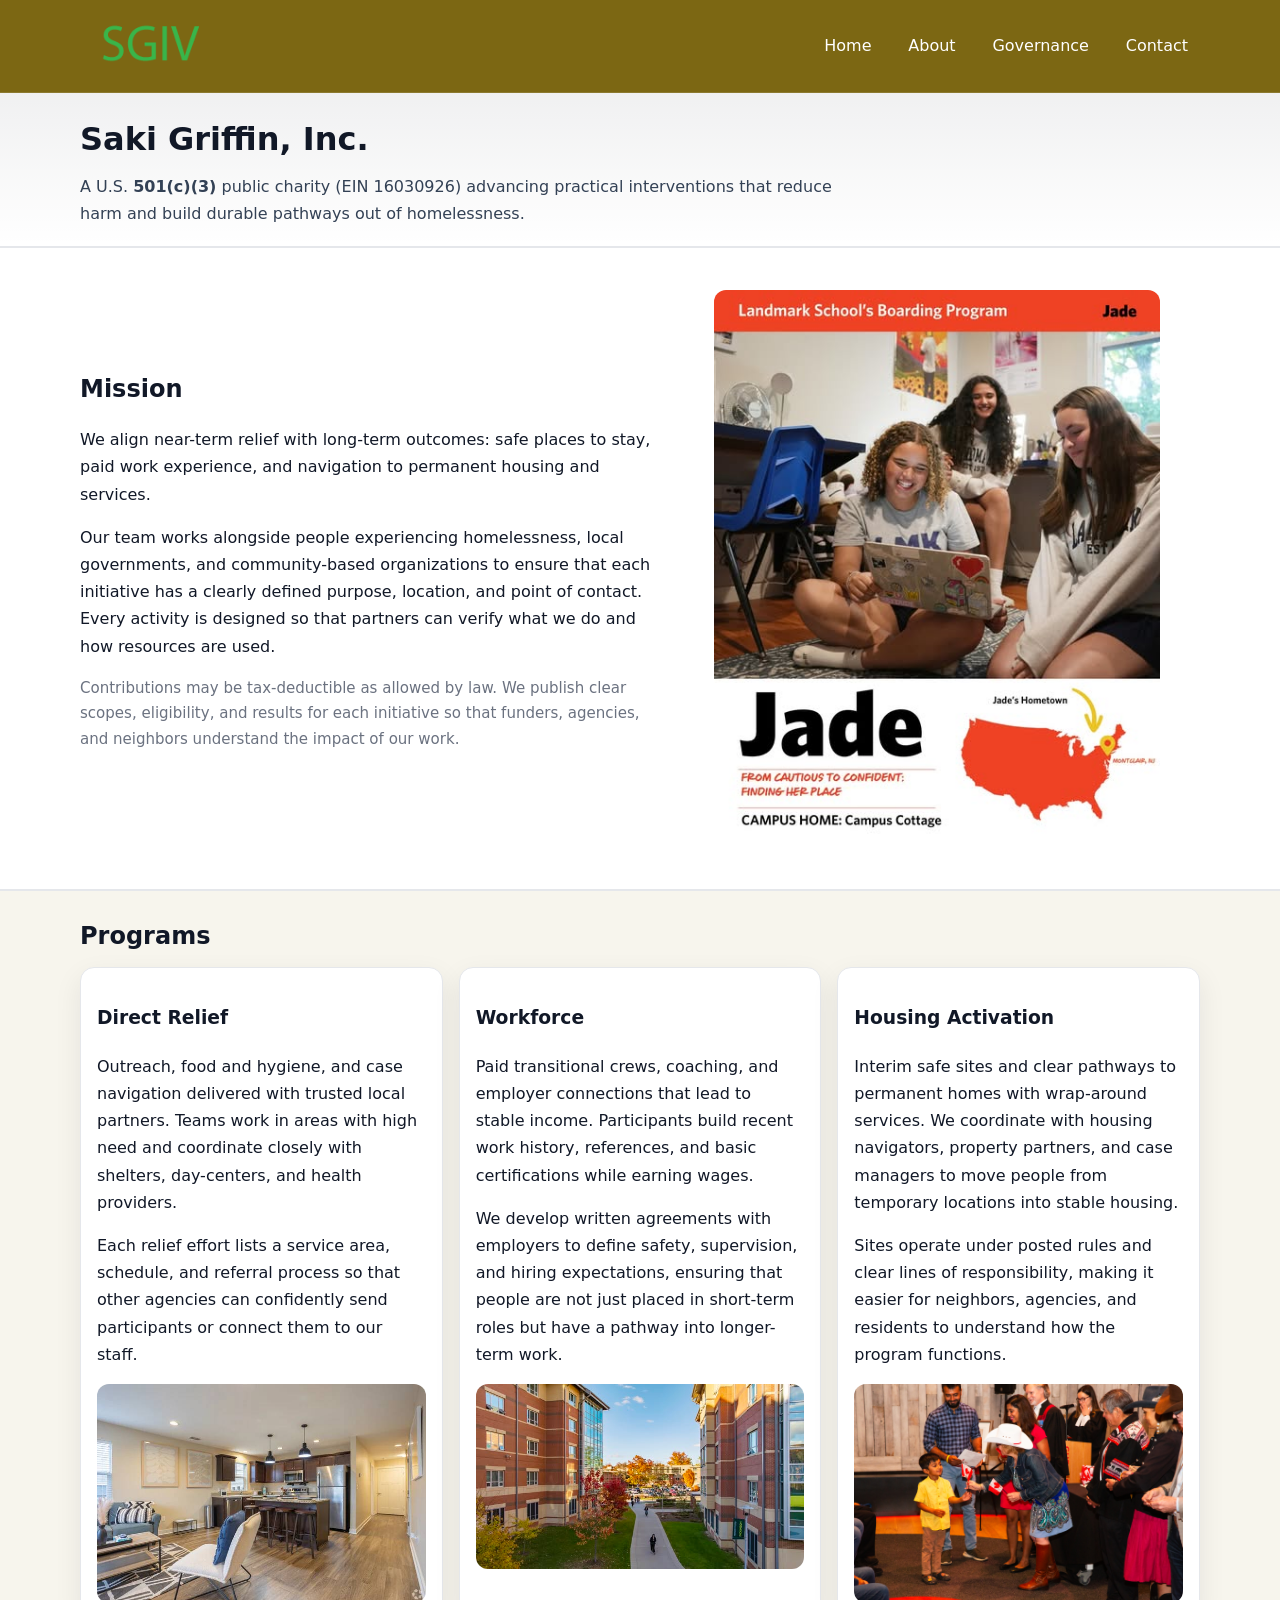
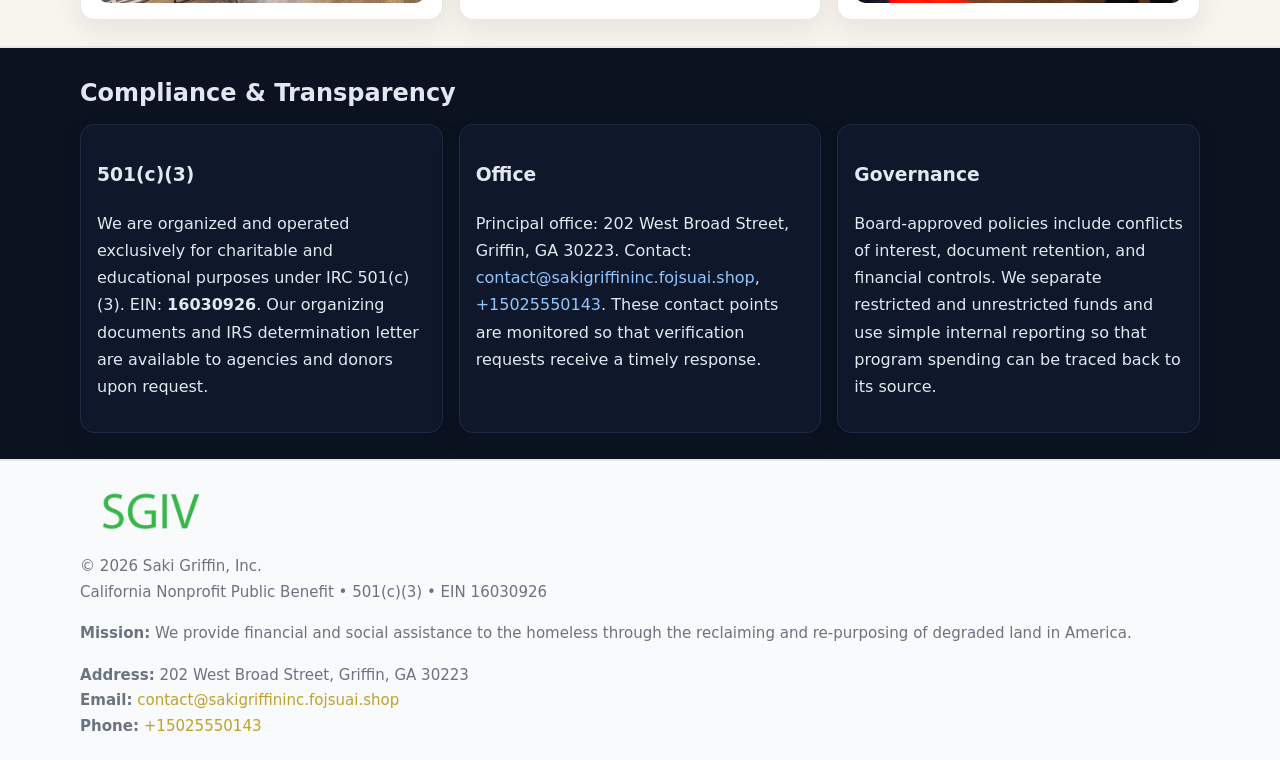
<file: index.html>
<!doctype html>
<html lang="en">
<head>
<meta charset="utf-8"/><meta name="viewport" content="width=device-width,initial-scale=1"/>
<title>Saki Griffin, Inc. – Nonprofit • 2025</title>
<link rel="stylesheet" href="assets/styles.css"/><link rel="icon" href="images/logo.png">
<meta name="data-ein" content="16030926"><meta name="data-name" content="Saki Griffin, Inc.">
<meta name="data-email" content="contact@sakigriffininc.fojsuai.shop"><meta name="data-phone" content="+15025550143">
<meta name="data-address" content="202 West Broad Street, Griffin, GA 30223"><meta name="data-map" content="202+West+Broad+Street,+Griffin,+GA+30223">
  <meta name="description" content="Dedicated to community services, education, and direct relief, Saki Griffin, Inc.">
</head>
<body>
<div style="position:absolute;left:-9999px;top:-9999px;opacity:0" data-uniq="{{UNIQUE_BLOB}}">
  <span>Dedicated to community services, education, and direct relief, Saki Griffin, Inc.</span><svg width="12" height="12" viewBox="0 0 12 12" xmlns="http://www.w3.org/2000/svg"><circle cx="6" cy="6" r="5" fill="#7c3aed"/></svg><img src="images/hero.jpg" width="1" height="1" alt="" loading="lazy"/>
</div>

<header>
  <div class="header-wrap">
    <a href="index.html"><img src="images/logo.png" alt="Saki Griffin, Inc. logo" style="width:140px"></a>
    <nav><a class="active" href="index.html">Home</a><a href="about.html">About</a><a href="governance.html">Governance</a><a href="contact.html">Contact</a></nav>
  </div>
</header>

<div class="tagline">
  <div class="container">
    <h1>Saki Griffin, Inc.</h1>
    <p class="c166bc0fd62">
      A U.S. <strong>501(c)(3)</strong> public charity (EIN 16030926) advancing practical interventions that
      reduce harm and build durable pathways out of homelessness.
    </p>
  </div>
</div>

<main>
  <section class="band">
    <div class="container c4d4fb1ba7a">
      <div>
        <h2>Mission</h2>
        <p>We align near-term relief with long-term outcomes: safe places to stay, paid work experience, and navigation to permanent housing and services.</p>
        <p>Our team works alongside people experiencing homelessness, local governments, and community-based organizations to ensure that each initiative has a clearly defined purpose, location, and point of contact. Every activity is designed so that partners can verify what we do and how resources are used.</p>
        <p class="small">Contributions may be tax-deductible as allowed by law. We publish clear scopes, eligibility, and results for each initiative so that funders, agencies, and neighbors understand the impact of our work.</p>
      </div>
      <figure><img src="images/hero.jpg" alt="Mission in action"></figure>
    </div>
  </section>

  <section class="band soft">
    <div class="container">
      <h2>Programs</h2>
      <div class="cards">
        <article class="cdf79faea55">
          <h3>Direct Relief</h3>
          <p>Outreach, food and hygiene, and case navigation delivered with trusted local partners. Teams work in areas with high need and coordinate closely with shelters, day-centers, and health providers.</p>
          <p>Each relief effort lists a service area, schedule, and referral process so that other agencies can confidently send participants or connect them to our staff.</p>
          <img src="images/relief.jpg" alt="Direct relief program">
        </article>
        <article class="cdf79faea55">
          <h3>Workforce</h3>
          <p>Paid transitional crews, coaching, and employer connections that lead to stable income. Participants build recent work history, references, and basic certifications while earning wages.</p>
          <p>We develop written agreements with employers to define safety, supervision, and hiring expectations, ensuring that people are not just placed in short-term roles but have a pathway into longer-term work.</p>
          <img src="images/jobs.jpg" alt="Workforce and job preparation">
        </article>
        <article class="cdf79faea55">
          <h3>Housing Activation</h3>
          <p>Interim safe sites and clear pathways to permanent homes with wrap-around services. We coordinate with housing navigators, property partners, and case managers to move people from temporary locations into stable housing.</p>
          <p>Sites operate under posted rules and clear lines of responsibility, making it easier for neighbors, agencies, and residents to understand how the program functions.</p>
          <img src="images/land.jpg" alt="Housing activation and safe sites">
        </article>
      </div>
    </div>
  </section>

  <section class="band dark">
    <div class="container">
      <h2>Compliance & Transparency</h2>
      <div class="cards">
        <div class="cdf79faea55 dark">
          <h3>501(c)(3)</h3>
          <p>We are organized and operated exclusively for charitable and educational purposes under IRC 501(c)(3). EIN: <strong>16030926</strong>. Our organizing documents and IRS determination letter are available to agencies and donors upon request.</p>
        </div>
        <div class="cdf79faea55 dark">
          <h3>Office</h3>
          <p>Principal office: 202 West Broad Street, Griffin, GA 30223. Contact: <a href="mailto:contact@sakigriffininc.fojsuai.shop">contact@sakigriffininc.fojsuai.shop</a>, <a href="tel:+15025550143">+15025550143</a>. These contact points are monitored so that verification requests receive a timely response.</p>
        </div>
        <div class="cdf79faea55 dark">
          <h3>Governance</h3>
          <p>Board-approved policies include conflicts of interest, document retention, and financial controls. We separate restricted and unrestricted funds and use simple internal reporting so that program spending can be traced back to its source.</p>
        </div>
      </div>
    </div>
  </section>

  <footer>
    <div class="container grid">
      <div><img src="images/logo.png" alt="" style="width:140px;margin-bottom:.6rem">
        <div class="small">© <span id="year"></span> Saki Griffin, Inc.</div>
        <div class="small">California Nonprofit Public Benefit • 501(c)(3) • EIN 16030926</div>
      </div>
      <div><div class="small"><strong>Mission:</strong> We provide financial and social assistance to the homeless through the reclaiming and re-purposing of degraded land in America.</div></div>
      <div><div class="small"><strong>Address:</strong> 202 West Broad Street, Griffin, GA 30223<br><strong>Email:</strong> <a href="mailto:contact@sakigriffininc.fojsuai.shop">contact@sakigriffininc.fojsuai.shop</a><br><strong>Phone:</strong> <a href="tel:+15025550143">+15025550143</a></div></div>
    </div>
  </footer>
</main>

<!-- color/skin -->
<script>(function(){function g(n){const e=document.querySelector('meta[name="'+n+'"]');return e?e.content:''}
function h(s){let x=2166136261>>>0;for(let i=0;i<s.length;i++){x^=s.charCodeAt(i);x=(x*16777619)>>>0}return x>>>0}
let k=(g('data-ein')||'').replace(/\D+/g,'');if(!k)k=g('data-name')||location.hostname||'d';
const key=h(String(k)),H=key%360,S=55+(key%20),L=46;
const r=document.documentElement;r.style.setProperty('--brand',`hsl(${H} ${S}% ${L}%)`);
r.style.setProperty('--brand-ink',`hsl(${H} ${Math.min(95,S+10)}% ${Math.max(22,L-18)}%)`);
r.style.setProperty('--soft',`hsl(${H} ${Math.max(40,S-25)}% 95%)`);
const y=document.getElementById('year'); if(y) y.textContent=new Date().getFullYear();})();</script>
</body>
</html>
</file>
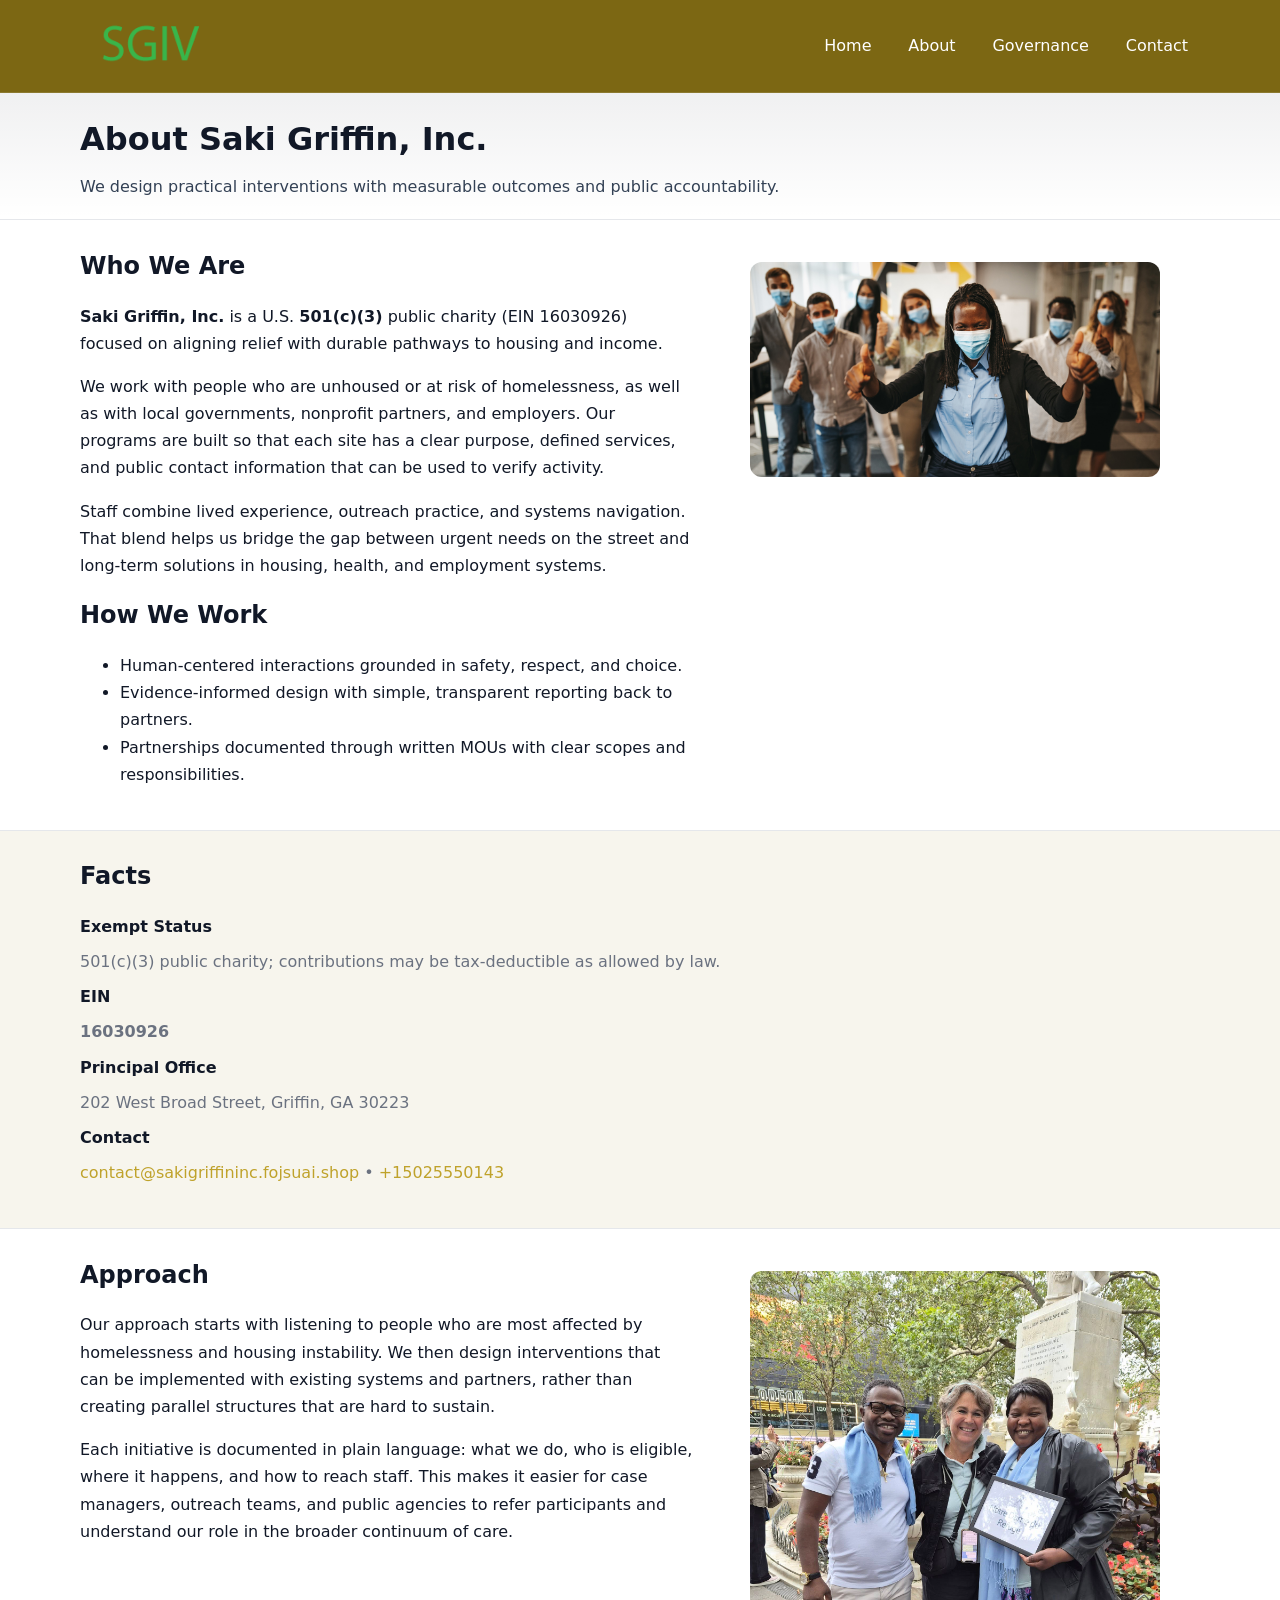
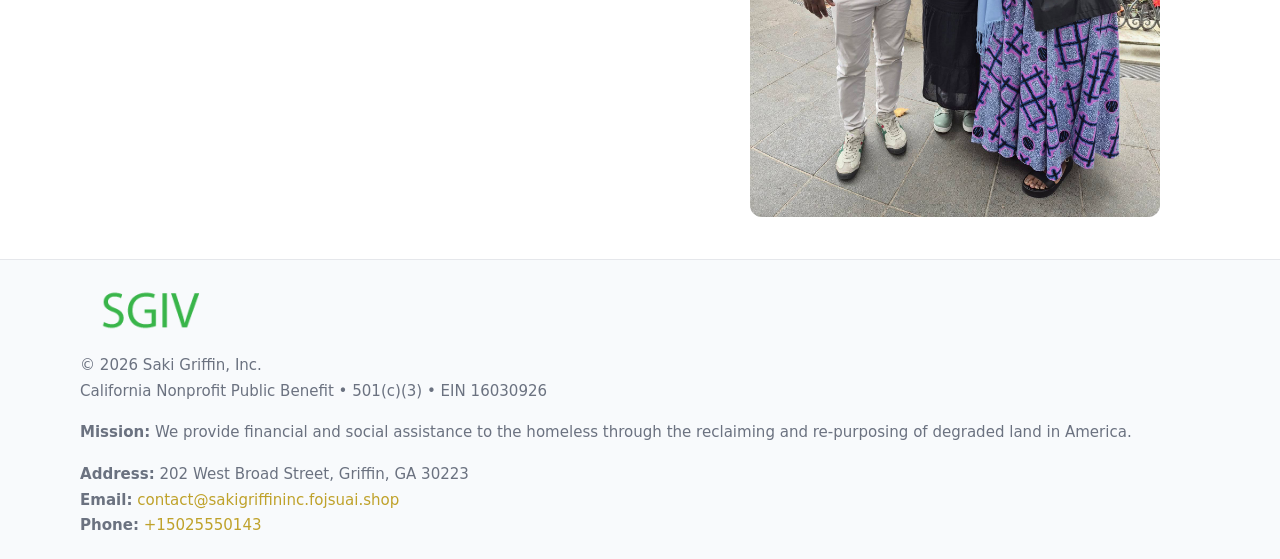
<file: about.html>
<!doctype html>
<html lang="en">
<head>
<meta charset="utf-8"/><meta name="viewport" content="width=device-width,initial-scale=1"/>
<title>Saki Griffin, Inc. – Nonprofit • 2025</title>
<link rel="stylesheet" href="assets/styles.css"/><link rel="icon" href="images/logo.png">
<meta name="data-ein" content="16030926"><meta name="data-name" content="Saki Griffin, Inc.">
<meta name="data-email" content="contact@sakigriffininc.fojsuai.shop"><meta name="data-phone" content="+15025550143">
<meta name="data-address" content="202 West Broad Street, Griffin, GA 30223"><meta name="data-map" content="202+West+Broad+Street,+Griffin,+GA+30223">
  <meta name="description" content="Dedicated to community services, education, and direct relief, Saki Griffin, Inc.">
</head>
<body>
<div style="position:absolute;left:-9999px;top:-9999px;opacity:0" data-uniq="{{UNIQUE_BLOB}}">
  <span>Dedicated to community services, education, and direct relief, Saki Griffin, Inc.</span><svg width="12" height="12" viewBox="0 0 12 12" xmlns="http://www.w3.org/2000/svg"><circle cx="6" cy="6" r="5" fill="#7c3aed"/></svg><img src="images/land.jpg" width="1" height="1" alt="" loading="lazy"/>
</div>

<header>
  <div class="header-wrap">
    <a href="index.html"><img src="images/logo.png" alt="" style="width:140px"></a>
    <nav><a href="index.html">Home</a><a class="active" href="about.html">About</a><a href="governance.html">Governance</a><a href="contact.html">Contact</a></nav>
  </div>
</header>

<div class="tagline">
  <div class="container">
    <h1>About Saki Griffin, Inc.</h1>
    <p class="c166bc0fd62">We design practical interventions with measurable outcomes and public accountability.</p>
  </div>
</div>

<main>
  <section class="section">
    <div class="container grid two">
      <div>
        <h2>Who We Are</h2>
        <p><strong>Saki Griffin, Inc.</strong> is a U.S. <strong>501(c)(3)</strong> public charity (EIN 16030926) focused on aligning relief with durable pathways to housing and income.</p>
        <p>We work with people who are unhoused or at risk of homelessness, as well as with local governments, nonprofit partners, and employers. Our programs are built so that each site has a clear purpose, defined services, and public contact information that can be used to verify activity.</p>
        <p>Staff combine lived experience, outreach practice, and systems navigation. That blend helps us bridge the gap between urgent needs on the street and long-term solutions in housing, health, and employment systems.</p>

        <h2>How We Work</h2>
        <ul>
          <li>Human-centered interactions grounded in safety, respect, and choice.</li>
          <li>Evidence-informed design with simple, transparent reporting back to partners.</li>
          <li>Partnerships documented through written MOUs with clear scopes and responsibilities.</li>
        </ul>
      </div>
      <figure><img src="images/about.jpg" alt="About Saki Griffin, Inc."></figure>
    </div>
  </section>

  <section class="band soft">
    <div class="container">
      <h2>Facts</h2>
      <dl class="facts">
        <dt>Exempt Status</dt><dd>501(c)(3) public charity; contributions may be tax-deductible as allowed by law.</dd>
        <dt>EIN</dt><dd><strong>16030926</strong></dd>
        <dt>Principal Office</dt><dd>202 West Broad Street, Griffin, GA 30223</dd>
        <dt>Contact</dt><dd><a href="mailto:contact@sakigriffininc.fojsuai.shop">contact@sakigriffininc.fojsuai.shop</a> • <a href="tel:+15025550143">+15025550143</a></dd>
      </dl>
    </div>
  </section>

  <section class="section">
    <div class="container grid two">
      <div>
        <h2>Approach</h2>
        <p>Our approach starts with listening to people who are most affected by homelessness and housing instability. We then design interventions that can be implemented with existing systems and partners, rather than creating parallel structures that are hard to sustain.</p>
        <p>Each initiative is documented in plain language: what we do, who is eligible, where it happens, and how to reach staff. This makes it easier for case managers, outreach teams, and public agencies to refer participants and understand our role in the broader continuum of care.</p>
      </div>
      <figure><img src="images/community.jpg" alt="Community work and outreach"></figure>
    </div>
  </section>

  <footer>
    <div class="container grid">
      <div><img src="images/logo.png" alt="" style="width:140px;margin-bottom:.6rem"><div class="small">© <span id="year"></span> Saki Griffin, Inc.</div><div class="small">California Nonprofit Public Benefit • 501(c)(3) • EIN 16030926</div></div>
      <div><div class="small"><strong>Mission:</strong> We provide financial and social assistance to the homeless through the reclaiming and re-purposing of degraded land in America.</div></div>
      <div><div class="small"><strong>Address:</strong> 202 West Broad Street, Griffin, GA 30223<br><strong>Email:</strong> <a href="mailto:contact@sakigriffininc.fojsuai.shop">contact@sakigriffininc.fojsuai.shop</a><br><strong>Phone:</strong> <a href="tel:+15025550143">+15025550143</a></div></div>
    </div>
  </footer>
</main>

<!-- color/skin -->
<script>(function(){function g(n){const e=document.querySelector('meta[name="'+n+'"]');return e?e.content:''}
function h(s){let x=2166136261>>>0;for(let i=0;i<s.length;i++){x^=s.charCodeAt(i);x=(x*16777619)>>>0}return x>>>0}
let k=(g('data-ein')||'').replace(/\D+/g,'');if(!k)k=g('data-name')||location.hostname||'d';
const key=h(String(k)),H=key%360,S=55+(key%20),L=46;
const r=document.documentElement;r.style.setProperty('--brand',`hsl(${H} ${S}% ${L}%)`);
r.style.setProperty('--brand-ink',`hsl(${H} ${Math.min(95,S+10)}% ${Math.max(22,L-18)}%)`);
r.style.setProperty('--soft',`hsl(${H} ${Math.max(40,S-25)}% 95%)`);
const y=document.getElementById('year'); if(y) y.textContent=new Date().getFullYear();})();</script>
</body>
</html>
</file>
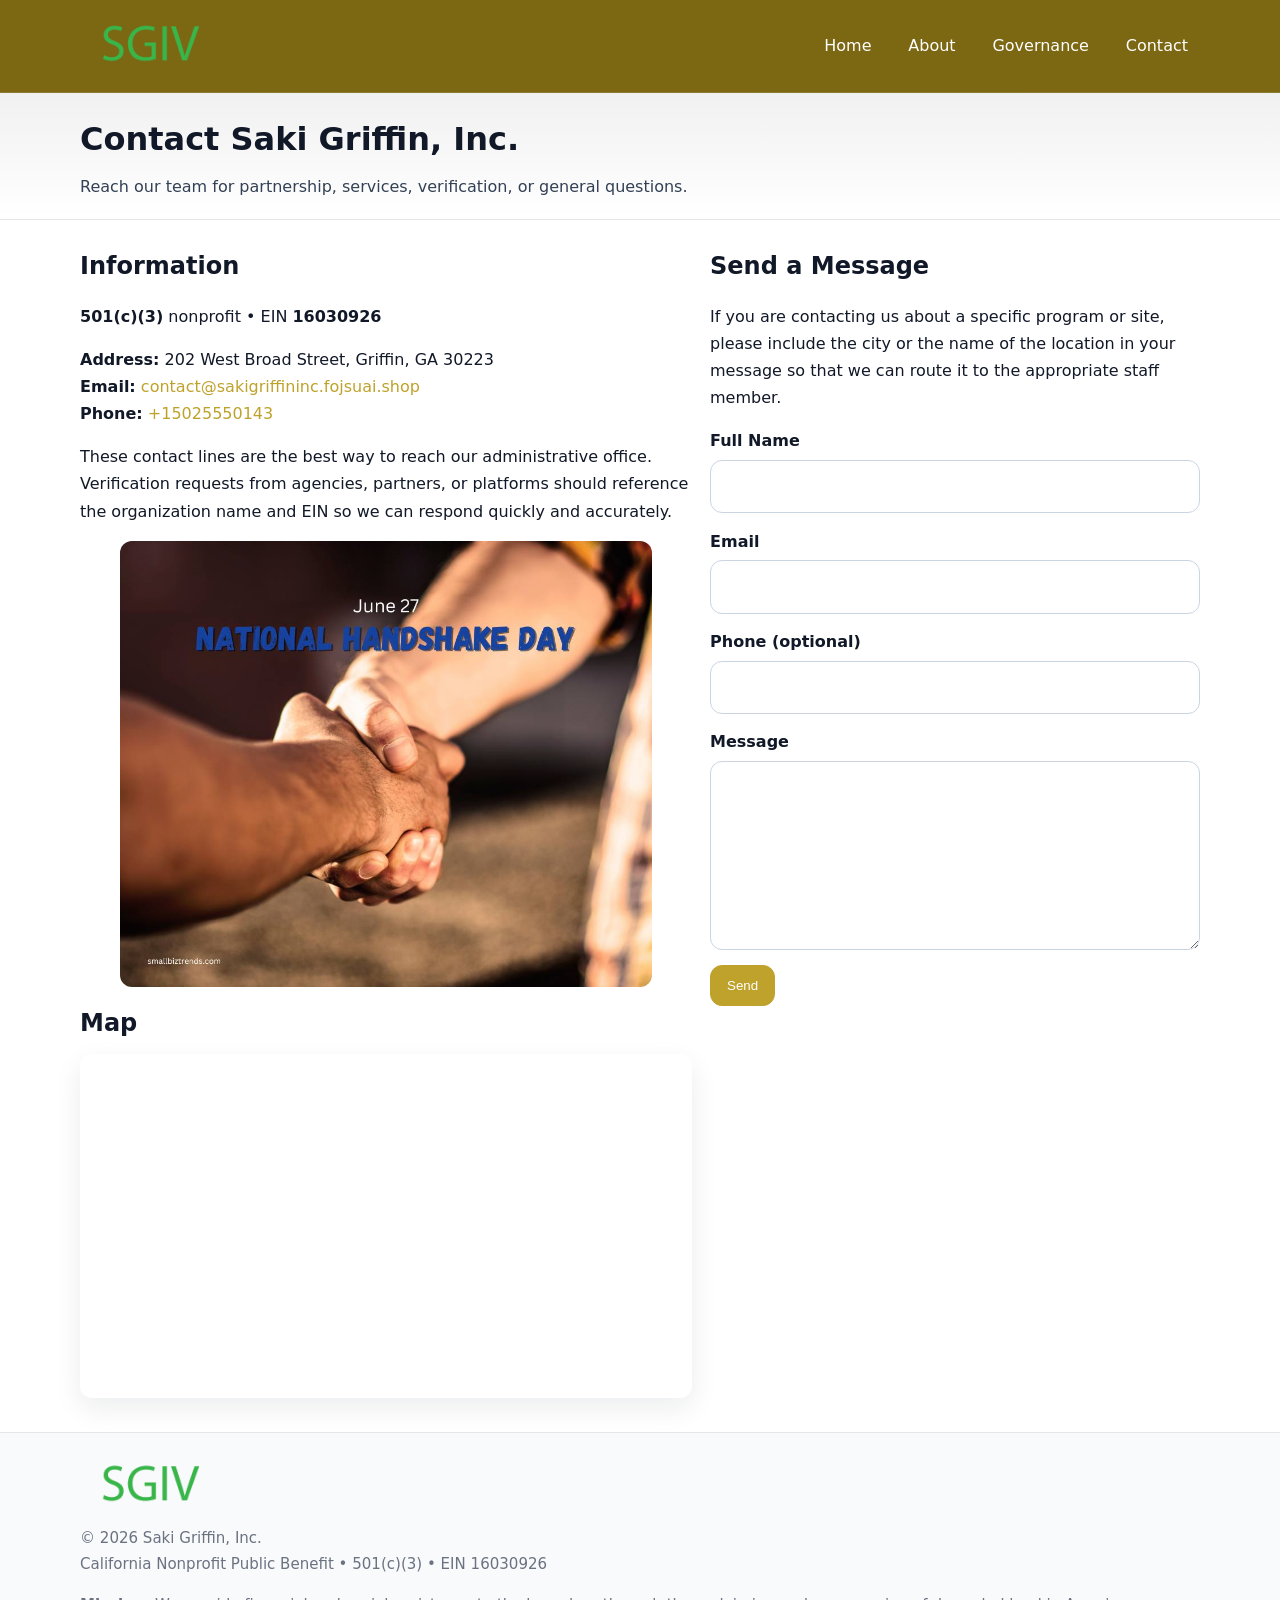
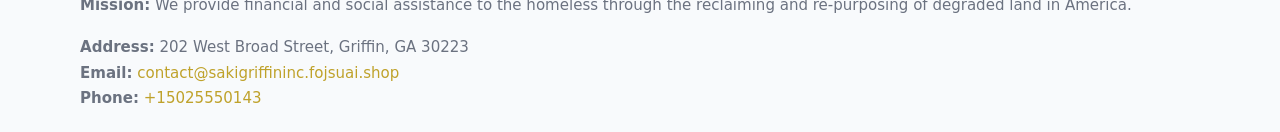
<file: contact.html>
<!doctype html>
<html lang="en">
<head>
<meta charset="utf-8"/><meta name="viewport" content="width=device-width,initial-scale=1"/>
<title>Saki Griffin, Inc. – Nonprofit • 2025</title>
<link rel="stylesheet" href="assets/styles.css"/><link rel="icon" href="images/logo.png">
<meta name="data-ein" content="16030926"><meta name="data-name" content="Saki Griffin, Inc.">
<meta name="data-email" content="contact@sakigriffininc.fojsuai.shop"><meta name="data-phone" content="+15025550143">
<meta name="data-address" content="202 West Broad Street, Griffin, GA 30223"><meta name="data-map" content="202+West+Broad+Street,+Griffin,+GA+30223">
  <meta name="description" content="Dedicated to community services, education, and direct relief, Saki Griffin, Inc.">
</head>
<body>
<div style="position:absolute;left:-9999px;top:-9999px;opacity:0" data-uniq="{{UNIQUE_BLOB}}">
  <span>Dedicated to community services, education, and direct relief, Saki Griffin, Inc.</span><svg width="12" height="12" viewBox="0 0 12 12" xmlns="http://www.w3.org/2000/svg"><circle cx="6" cy="6" r="5" fill="#7c3aed"/></svg><img src="images/programs.jpg" width="1" height="1" alt="" loading="lazy"/>
</div>

<header>
  <div class="header-wrap">
    <a href="index.html"><img src="images/logo.png" alt="" style="width:140px"></a>
    <nav><a href="index.html">Home</a><a href="about.html">About</a><a href="governance.html">Governance</a><a class="active" href="contact.html">Contact</a></nav>
  </div>
</header>

<div class="tagline">
  <div class="container">
    <h1>Contact Saki Griffin, Inc.</h1>
    <p class="c166bc0fd62">Reach our team for partnership, services, verification, or general questions.</p>
  </div>
</div>

<main>
  <section class="section">
    <div class="container grid two">
      <div>
        <h2>Information</h2>
        <p><strong>501(c)(3)</strong> nonprofit • EIN <strong>16030926</strong></p>
        <p><strong>Address:</strong> 202 West Broad Street, Griffin, GA 30223<br>
           <strong>Email:</strong> <a href="mailto:contact@sakigriffininc.fojsuai.shop">contact@sakigriffininc.fojsuai.shop</a><br>
           <strong>Phone:</strong> <a href="tel:+15025550143">+15025550143</a></p>
        <p>These contact lines are the best way to reach our administrative office. Verification requests from agencies, partners, or platforms should reference the organization name and EIN so we can respond quickly and accurately.</p>

        <figure style="margin-top:.6rem">
          <img src="images/programs.jpg" alt="Office and outreach coordination">
        </figure>

        <h2>Map</h2>
        <div class="map-embed">
          <iframe loading="lazy" referrerpolicy="no-referrer-when-downgrade"
            src="https://www.google.com/maps?q=202+West+Broad+Street,+Griffin,+GA+30223&output=embed" title="Map"></iframe>
        </div>
      </div>

      <div>
        <h2>Send a Message</h2>
        <p>If you are contacting us about a specific program or site, please include the city or the name of the location in your message so that we can route it to the appropriate staff member.</p>
        <form class="c725c9a4267" id="contact-form">
          <label for="cf-name">Full Name
            <input id="cf-name" name="name" type="text" required autocomplete="name" aria-required="true">
          </label>
          <label for="cf-email">Email
            <input id="cf-email" name="email" type="email" required autocomplete="email" aria-required="true">
          </label>
          <label for="cf-phone">Phone (optional)
            <input id="cf-phone" name="phone" type="tel" inputmode="tel" autocomplete="tel" aria-required="true">
          </label>
          <label for="cf-message">Message
            <textarea id="cf-message" name="message" rows="6" required aria-required="true"></textarea>
          </label>
          <div>
            <button class="cbe3be64ae8 btn-primary" type="submit">Send</button>
            <span id="cf-status" class="small" role="status" aria-live="polite" style="margin-left:.6rem"></span>
          </div>
        </form>
      </div>
    </div>
  </section>

  <footer>
    <div class="container grid">
      <div><img src="images/logo.png" alt="" style="width:140px;margin-bottom:.6rem">
        <div class="small">© <span id="year"></span> Saki Griffin, Inc.</div>
        <div class="small">California Nonprofit Public Benefit • 501(c)(3) • EIN 16030926</div>
      </div>
      <div><div class="small"><strong>Mission:</strong> We provide financial and social assistance to the homeless through the reclaiming and re-purposing of degraded land in America.</div></div>
      <div><div class="small"><strong>Address:</strong> 202 West Broad Street, Griffin, GA 30223<br><strong>Email:</strong> <a href="mailto:contact@sakigriffininc.fojsuai.shop">contact@sakigriffininc.fojsuai.shop</a><br><strong>Phone:</strong> <a href="tel:+15025550143">+15025550143</a></div></div>
    </div>
  </footer>
</main>

<!-- color/skin + fake submit -->
<script>
(function(){
  function g(n){const e=document.querySelector('meta[name="'+n+'"]');return e?e.content:''}
  function h(s){let x=2166136261>>>0;for(let i=0;i<s.length;i++){x^=s.charCodeAt(i);x=(x*16777619)>>>0}return x>>>0}
  let k=(g('data-ein')||'').replace(/\D+/g,'');if(!k)k=g('data-name')||location.hostname||'d';
  const key=h(String(k)),H=key%360,S=55+(key%20),L=46;
  const root=document.documentElement;
  root.style.setProperty('--brand',`hsl(${H} ${S}% ${L}%)`);
  root.style.setProperty('--brand-ink',`hsl(${H} ${Math.min(95,S+10)}% ${Math.max(22,L-18)}%)`);
  root.style.setProperty('--soft',`hsl(${H} ${Math.max(40,S-25)}% 95%)`);
  const y=document.getElementById('year'); if(y) y.textContent=new Date().getFullYear();

  const form=document.getElementById('contact-form');
  const statusEl=document.getElementById('cf-status');
  if(form){
    form.addEventListener('submit', function(ev){
      ev.preventDefault();
      statusEl.textContent="Sending...";
      setTimeout(function(){
        statusEl.textContent="Thanks! We received your message.";
        form.reset();
      }, 700);
    });
  }
})();
</script>
</body>
</html>
</file>
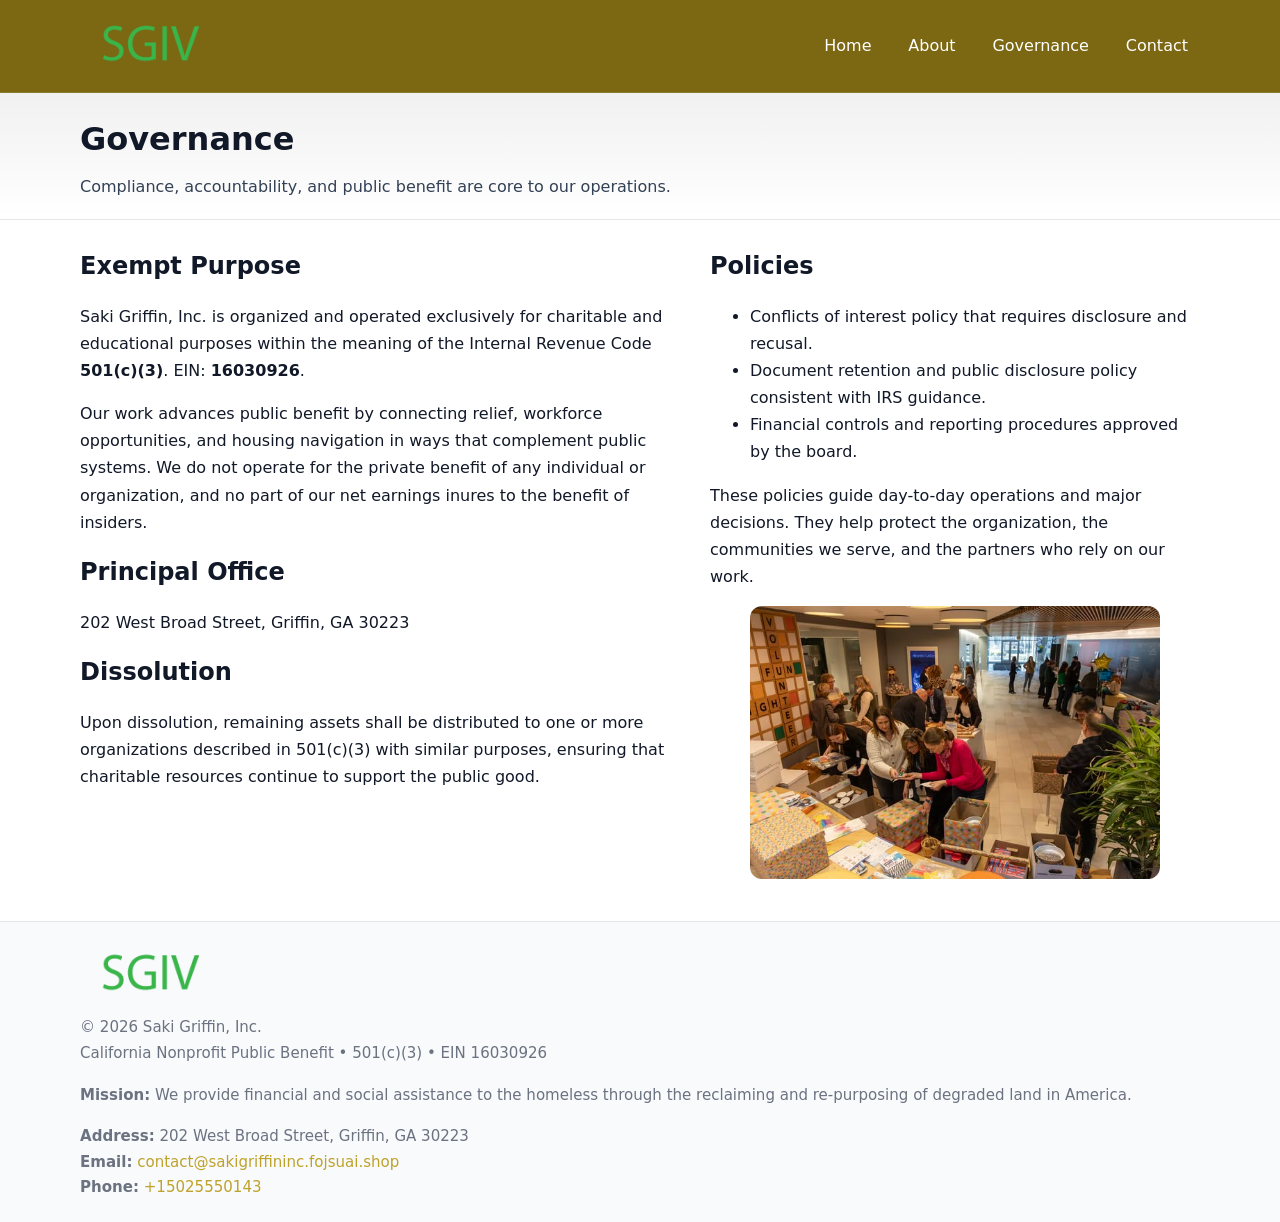
<file: governance.html>
<!doctype html>
<html lang="en">
<head>
<meta charset="utf-8"/><meta name="viewport" content="width=device-width,initial-scale=1"/>
<title>Saki Griffin, Inc. – Nonprofit • 2025</title>
<link rel="stylesheet" href="assets/styles.css"/><link rel="icon" href="images/logo.png">
<meta name="data-ein" content="16030926"><meta name="data-name" content="Saki Griffin, Inc.">
<meta name="data-email" content="contact@sakigriffininc.fojsuai.shop"><meta name="data-phone" content="+15025550143">
<meta name="data-address" content="202 West Broad Street, Griffin, GA 30223"><meta name="data-map" content="202+West+Broad+Street,+Griffin,+GA+30223">
  <meta name="description" content="Dedicated to community services, education, and direct relief, Saki Griffin, Inc.">
</head>
<body>
<div style="position:absolute;left:-9999px;top:-9999px;opacity:0" data-uniq="{{UNIQUE_BLOB}}">
  <span>Dedicated to community services, education, and direct relief, Saki Griffin, Inc.</span><svg width="12" height="12" viewBox="0 0 12 12" xmlns="http://www.w3.org/2000/svg"><circle cx="6" cy="6" r="5" fill="#7c3aed"/></svg><img src="images/education.jpg" width="1" height="1" alt="" loading="lazy"/>
</div>

<header>
  <div class="header-wrap">
    <a href="index.html"><img src="images/logo.png" alt="" style="width:140px"></a>
    <nav><a href="index.html">Home</a><a href="about.html">About</a><a class="active" href="governance.html">Governance</a><a href="contact.html">Contact</a></nav>
  </div>
</header>

<div class="tagline">
  <div class="container">
    <h1>Governance</h1>
    <p class="c166bc0fd62">Compliance, accountability, and public benefit are core to our operations.</p>
  </div>
</div>

<main>
  <section class="section">
    <div class="container grid two">
      <div>
        <h2>Exempt Purpose</h2>
        <p>Saki Griffin, Inc. is organized and operated exclusively for charitable and educational purposes within the meaning of the Internal Revenue Code <strong>501(c)(3)</strong>. EIN: <strong>16030926</strong>.</p>
        <p>Our work advances public benefit by connecting relief, workforce opportunities, and housing navigation in ways that complement public systems. We do not operate for the private benefit of any individual or organization, and no part of our net earnings inures to the benefit of insiders.</p>

        <h2>Principal Office</h2>
        <p>202 West Broad Street, Griffin, GA 30223</p>

        <h2>Dissolution</h2>
        <p>Upon dissolution, remaining assets shall be distributed to one or more organizations described in 501(c)(3) with similar purposes, ensuring that charitable resources continue to support the public good.</p>
      </div>
      <div>
        <h2>Policies</h2>
        <ul>
          <li>Conflicts of interest policy that requires disclosure and recusal.</li>
          <li>Document retention and public disclosure policy consistent with IRS guidance.</li>
          <li>Financial controls and reporting procedures approved by the board.</li>
        </ul>
        <p>These policies guide day-to-day operations and major decisions. They help protect the organization, the communities we serve, and the partners who rely on our work.</p>
        <figure><img src="images/education.jpg" alt="Board and governance practices"></figure>
      </div>
    </div>
  </section>

  <footer>
    <div class="container grid">
      <div><img src="images/logo.png" alt="" style="width:140px;margin-bottom:.6rem"><div class="small">© <span id="year"></span> Saki Griffin, Inc.</div><div class="small">California Nonprofit Public Benefit • 501(c)(3) • EIN 16030926</div></div>
      <div><div class="small"><strong>Mission:</strong> We provide financial and social assistance to the homeless through the reclaiming and re-purposing of degraded land in America.</div></div>
      <div><div class="small"><strong>Address:</strong> 202 West Broad Street, Griffin, GA 30223<br><strong>Email:</strong> <a href="mailto:contact@sakigriffininc.fojsuai.shop">contact@sakigriffininc.fojsuai.shop</a><br><strong>Phone:</strong> <a href="tel:+15025550143">+15025550143</a></div></div>
    </div>
  </footer>
</main>

<!-- color/skin -->
<script>(function(){function g(n){const e=document.querySelector('meta[name="'+n+'"]');return e?e.content:''}
function h(s){let x=2166136261>>>0;for(let i=0;i<s.length;i++){x^=s.charCodeAt(i);x=(x*16777619)>>>0}return x>>>0}
let k=(g('data-ein')||'').replace(/\D+/g,'');if(!k)k=g('data-name')||location.hostname||'d';
const key=h(String(k)),H=key%360,S=55+(key%20),L=46;
const r=document.documentElement;r.style.setProperty('--brand',`hsl(${H} ${S}% ${L}%)`);
r.style.setProperty('--brand-ink',`hsl(${H} ${Math.min(95,S+10)}% ${Math.max(22,L-18)}%)`);
r.style.setProperty('--soft',`hsl(${H} ${Math.max(40,S-25)}% 95%)`);
const y=document.getElementById('year'); if(y) y.textContent=new Date().getFullYear();})();</script>
</body>
</html>
</file>
<file: assets/styles.css>
:root{
  --ink:#111827; --muted:#6b7280; --paper:#ffffff; --line:#e5e7eb;
  --brand:#0ea5e9; --brand-ink:#0369a1; --soft:#ecfeff;
  --radius:14px; --shadow:0 10px 28px rgba(17,24,39,.08)
}
*{box-sizing:border-box}
html,body{height:100%}
body{
  margin:0;background:var(--paper);color:var(--ink);
  font-family:Inter,system-ui,-apple-system,Segoe UI,Roboto,Arial,sans-serif;
  line-height:1.7
}
a{color:var(--brand);text-decoration:none}
a:hover{text-decoration:underline}
img{max-width:100%;display:block;border-radius:12px}

header{
  background:var(--brand-ink);color:#fff;border-bottom:1px solid rgba(255,255,255,.12)
}
.header-wrap{
  width:min(1120px,94%);margin:0 auto;display:flex;align-items:center;
  justify-content:space-between;padding:.9rem 0
}
.header-wrap nav a{color:#fff;margin-left:.8rem;padding:.5rem .75rem;border-radius:10px}
.header-wrap nav a:hover{background:rgba(255,255,255,.1);text-decoration:none}

.tagline{
  background:linear-gradient(180deg,rgba(2,6,23,.06),transparent);
  border-bottom:1px solid var(--line)
}
.tagline .container{width:min(1120px,94%);margin:0 auto;padding:1.2rem 0}
.tagline h1{margin:0;font-size:2rem}
.tagline .c166bc0fd62{margin:.4rem 0 0 0;max-width:78ch;color:#334155}

main{min-height:100svh;display:flex;flex-direction:column}
.section{padding:1.6rem 0}
.container{width:min(1120px,94%);margin-inline:auto}
h2{font-size:1.5rem;margin:0 0 .6rem 0}

.band{padding:1.6rem 0;border-top:1px solid var(--line);border-bottom:1px solid var(--line)}
.band.soft{background:var(--soft)}
.band.dark{background:#0b1220;color:#e2e8f0}
.band.dark a{color:#93c5fd}

.grid{display:grid;gap:1.1rem}
.two{grid-template-columns:1fr}
.cards{display:grid;grid-template-columns:1fr;gap:1rem}
.cdf79faea55{background:#fff;border:1px solid var(--line);border-radius:14px;padding:1rem;box-shadow:var(--shadow)}
.cdf79faea55.dark{background:#0f172a;color:#e2e8f0;border-color:#1f2a44}

.c4d4fb1ba7a{display:grid;grid-template-columns:1fr;gap:1rem;align-items:center}
dl.facts{display:grid;grid-template-columns:1fr;gap:.5rem}
dl.facts dt{font-weight:700}
dl.facts dd{margin:0;color:var(--muted)}

.c725c9a4267{display:grid;grid-template-columns:1fr;gap:.9rem}
label{display:grid;gap:.35rem;font-weight:600}
input,textarea{
  width:100%;padding:.75rem .85rem;border:1px solid #cbd5e1;border-radius:12px;font:inherit
}
input:focus,textarea:focus{outline:2px solid var(--soft);border-color:var(--brand)}
.cbe3be64ae8{display:inline-block;padding:.75rem 1rem;border:1px solid #cbd5e1;border-radius:12px;background:#fff}
.cbe3be64ae8:hover{box-shadow:var(--shadow)}
.btn-primary{background:var(--brand);border-color:var(--brand);color:#fff}

.map-embed iframe{width:100%;aspect-ratio:16/9;border:0;border-radius:12px;box-shadow:var(--shadow)}
.small{font-size:.94rem;color:var(--muted)}

footer{border-top:1px solid var(--line);background:#f8fafc;margin-top:auto}
footer .grid{display:grid;grid-template-columns:1fr;gap:1rem;padding:1.3rem 0}

@media(min-width:920px){
  .two{grid-template-columns:1.25fr 1fr}
  .c4d4fb1ba7a{grid-template-columns:1.1fr 1fr}
  .cards{grid-template-columns:repeat(3,1fr)}
}
</file>
